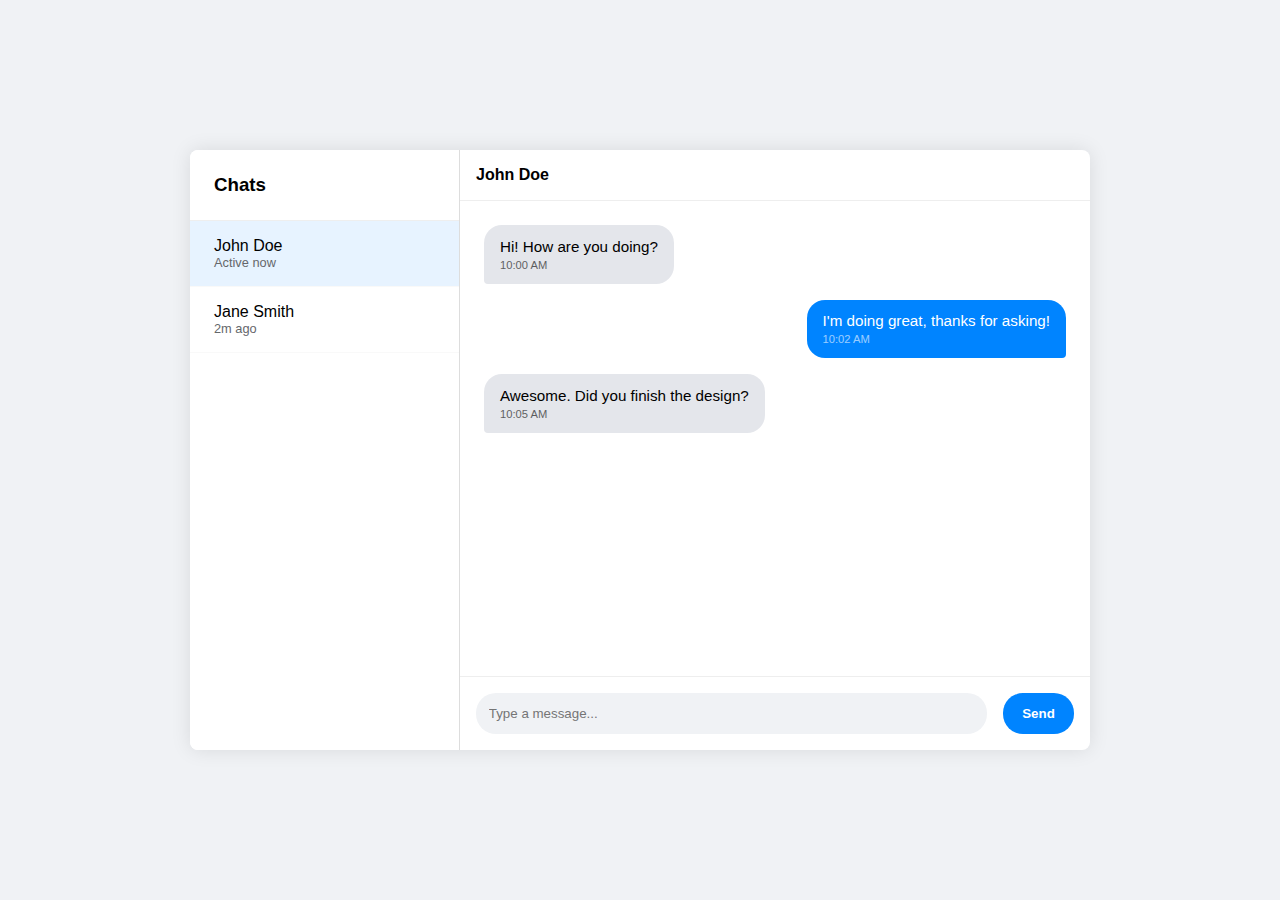
<file: index.html>
<!DOCTYPE html>
<html lang="en">
<head>
    <meta charset="UTF-8">
    <title>Messenger UI</title>
    <link rel="stylesheet" href="style.css">
</head>
<body>
    <div class="chat-wrapper">
        <aside class="sidebar">
            <header><h3>Chats</h3></header>
            <div class="contact-list">
                <div class="contact active">John Doe <p>Active now</p></div>
                <div class="contact">Jane Smith <p>2m ago</p></div>
            </div>
        </aside>

        <main class="chat-main">
            <header class="chat-header">
                <div class="user-info"><strong>John Doe</strong></div>
            </header>

            <div class="message-area">
                <div class="msg received">Hi! How are you doing? <span class="time">10:00 AM</span></div>
                <div class="msg sent">I'm doing great, thanks for asking! <span class="time">10:02 AM</span></div>
                <div class="msg received">Awesome. Did you finish the design? <span class="time">10:05 AM</span></div>
            </div>

            <footer class="chat-input">
                <input type="text" placeholder="Type a message...">
                <button>Send</button>
            </footer>
        </main>
    </div>
</body>
</html>
</file>
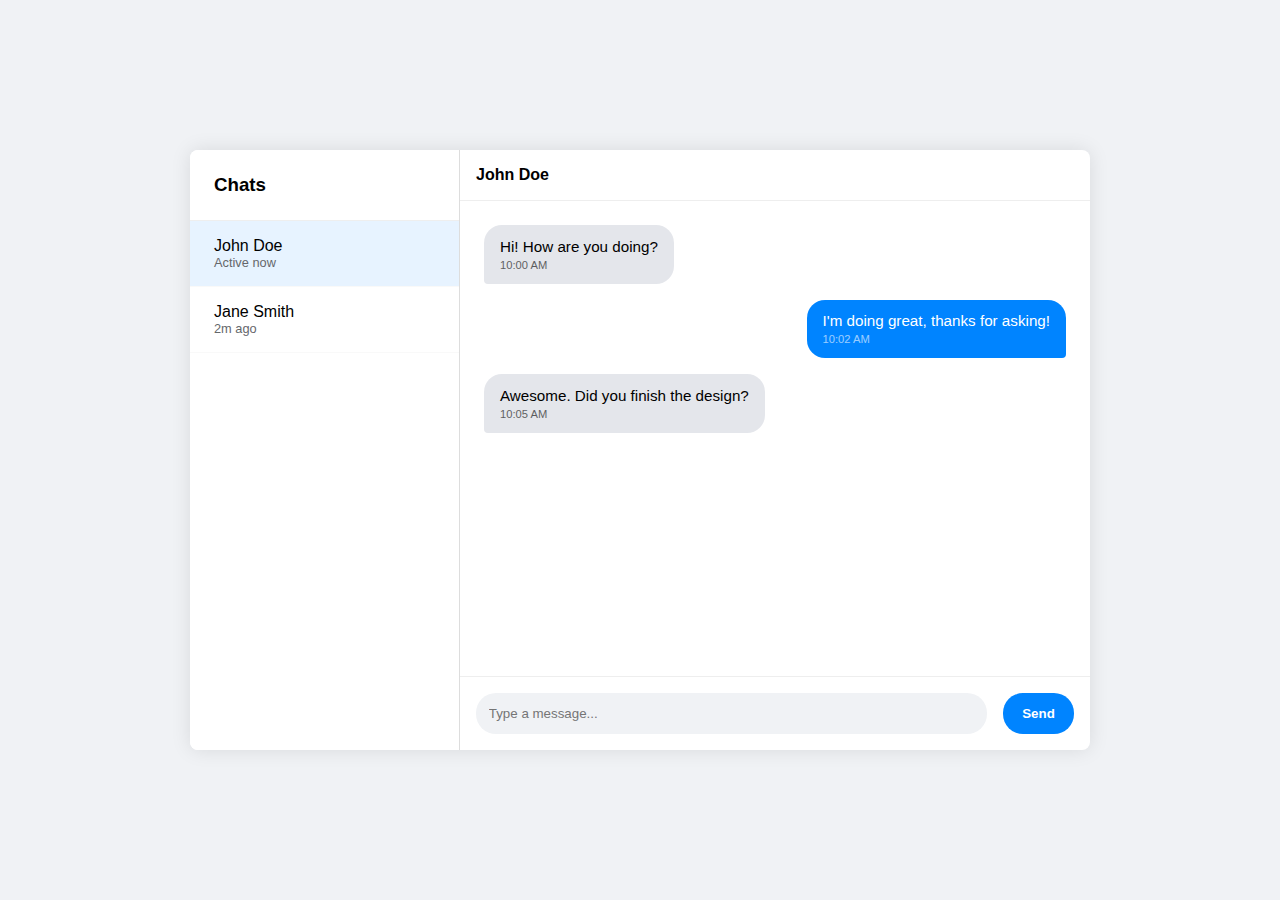
<file: index3.html>
<!DOCTYPE html>
<html lang="en">
<head>
    <meta charset="UTF-8">
    <title>Messenger UI</title>
    <link rel="stylesheet" href="style3.css">
</head>
<body>
    <div class="chat-wrapper">
        <aside class="sidebar">
            <header><h3>Chats</h3></header>
            <div class="contact-list">
                <div class="contact active">John Doe <p>Active now</p></div>
                <div class="contact">Jane Smith <p>2m ago</p></div>
            </div>
        </aside>

        <main class="chat-main">
            <header class="chat-header">
                <div class="user-info"><strong>John Doe</strong></div>
            </header>

            <div class="message-area">
                <div class="msg received">Hi! How are you doing? <span class="time">10:00 AM</span></div>
                <div class="msg sent">I'm doing great, thanks for asking! <span class="time">10:02 AM</span></div>
                <div class="msg received">Awesome. Did you finish the design? <span class="time">10:05 AM</span></div>
            </div>

            <footer class="chat-input">
                <input type="text" placeholder="Type a message...">
                <button>Send</button>
            </footer>
        </main>
    </div>
</body>
</html>
</file>
<file: style.css>
* { margin: 0; padding: 0; box-sizing: border-box; font-family: sans-serif; }
body { 
    background: #F0F2F5; 
    display: flex;
     height: 100vh; 
     justify-content: center; 
     align-items: center; }

.chat-wrapper { 
    display: flex;
     width: 900px;
      height: 600px;
      background: white;
       border-radius: 8px; 
       box-shadow: 0 0 20px rgba(0,0,0,0.1); 
       overflow: hidden; }

.sidebar {
     width: 30%;
      border-right: 1px solid #ddd; 
      display: flex; 
      flex-direction: column;
       background: #fff; }
.sidebar header { 
    padding: 1.5rem; 
    border-bottom: 1px solid #eee; }
.contact { 
    padding: 1rem 1.5rem; 
    border-bottom: 1px solid #f9f9f9; 
    cursor: pointer; }
.contact.active {
     background: #E7F3FF; 
    }
.contact p { 
    font-size: 0.8rem; 
    color: #65676B; }

.chat-main { flex: 1; display: flex; flex-direction: column; }
.chat-header { padding: 1rem; border-bottom: 1px solid #eee; }

.message-area {
     flex: 1;
      padding: 1.5rem;
       overflow-y: auto;
        display: flex; 
        flex-direction: column;
         gap: 1rem;
         }
.msg {
     max-width: 70%; 
    padding: 0.8rem 1rem; 
    border-radius: 18px;
     font-size: 0.95rem;
      position: relative; 
    }
.received { 
    background: #E4E6EB;
     align-self: flex-start; 
     border-bottom-left-radius: 4px; 
    }
.sent {
     background: #0084FF; 
    color: white; 
    align-self: flex-end;
     border-bottom-right-radius: 4px; }
.time { display: block; font-size: 0.7rem; margin-top: 4px; opacity: 0.6; }

.chat-input { padding: 1rem; border-top: 1px solid #eee; display: flex; gap: 1rem; }
.chat-input input { flex: 1; padding: 0.8rem; border: none; background: #F0F2F5; border-radius: 20px; outline: none; }
.chat-input button { background: #0084FF; color: white; border: none; padding: 0.5rem 1.2rem; border-radius: 20px; font-weight: bold; cursor: pointer; }
</file>
<file: style3.css>
* { margin: 0; padding: 0; box-sizing: border-box; font-family: sans-serif; }
body { 
    background: #F0F2F5; 
    display: flex;
     height: 100vh; 
     justify-content: center; 
     align-items: center; }

.chat-wrapper { 
    display: flex;
     width: 900px;
      height: 600px;
      background: white;
       border-radius: 8px; 
       box-shadow: 0 0 20px rgba(0,0,0,0.1); 
       overflow: hidden; }

.sidebar {
     width: 30%;
      border-right: 1px solid #ddd; 
      display: flex; 
      flex-direction: column;
       background: #fff; }
.sidebar header { 
    padding: 1.5rem; 
    border-bottom: 1px solid #eee; }
.contact { 
    padding: 1rem 1.5rem; 
    border-bottom: 1px solid #f9f9f9; 
    cursor: pointer; }
.contact.active {
     background: #E7F3FF; 
    }
.contact p { 
    font-size: 0.8rem; 
    color: #65676B; }

.chat-main { flex: 1; display: flex; flex-direction: column; }
.chat-header { padding: 1rem; border-bottom: 1px solid #eee; }

.message-area {
     flex: 1;
      padding: 1.5rem;
       overflow-y: auto;
        display: flex; 
        flex-direction: column;
         gap: 1rem;
         }
.msg {
     max-width: 70%; 
    padding: 0.8rem 1rem; 
    border-radius: 18px;
     font-size: 0.95rem;
      position: relative; 
    }
.received { 
    background: #E4E6EB;
     align-self: flex-start; 
     border-bottom-left-radius: 4px; 
    }
.sent {
     background: #0084FF; 
    color: white; 
    align-self: flex-end;
     border-bottom-right-radius: 4px; }
.time { display: block; font-size: 0.7rem; margin-top: 4px; opacity: 0.6; }

.chat-input { padding: 1rem; border-top: 1px solid #eee; display: flex; gap: 1rem; }
.chat-input input { flex: 1; padding: 0.8rem; border: none; background: #F0F2F5; border-radius: 20px; outline: none; }
.chat-input button { background: #0084FF; color: white; border: none; padding: 0.5rem 1.2rem; border-radius: 20px; font-weight: bold; cursor: pointer; }
</file>
